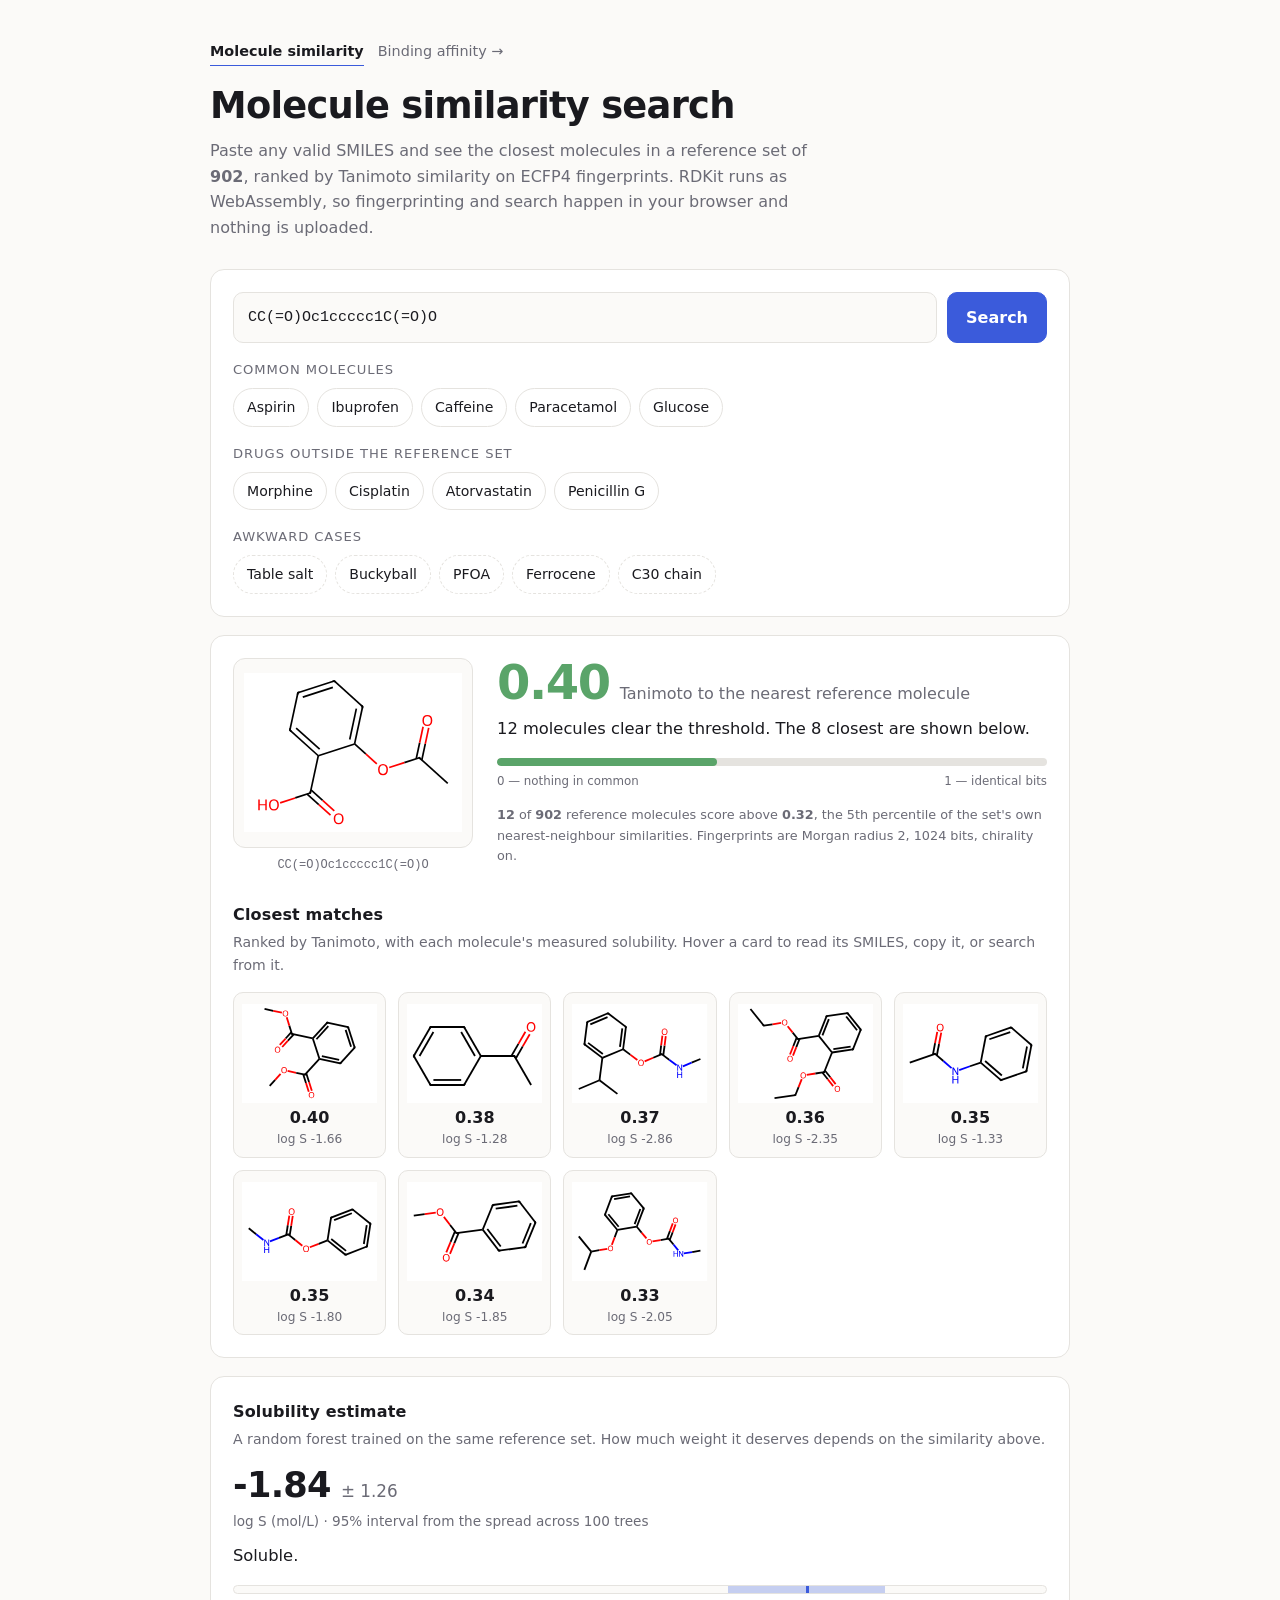
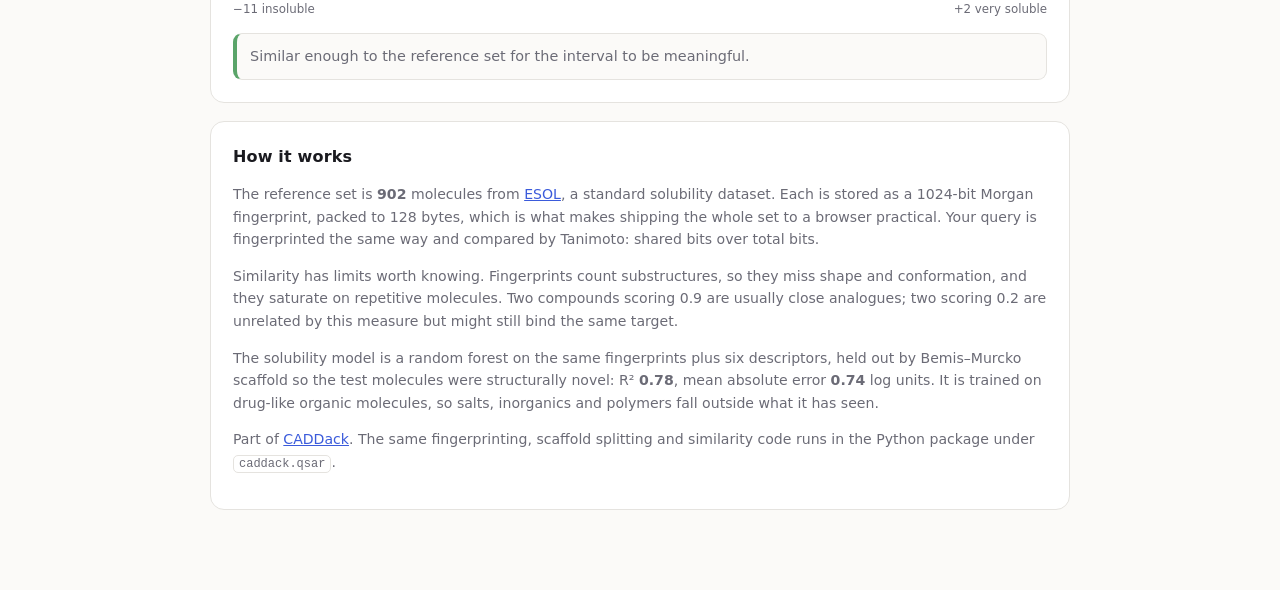
<file: docs/index.html>
<!doctype html>
<html lang="en">
<head>
<meta charset="utf-8">
<meta name="viewport" content="width=device-width, initial-scale=1">
<title>Molecule similarity search — CADDack</title>
<meta name="description" content="Paste a structure and see the closest molecules in a reference set, scored by Tanimoto on ECFP4 fingerprints. Runs entirely in the browser.">
<link rel="stylesheet" href="style.css">
<style>
.nav{display:flex;gap:14px;align-items:center;margin-bottom:18px;font-size:.9rem}
.nav a{color:var(--muted);text-decoration:none;border-bottom:1px solid transparent;padding-bottom:2px}
.nav a:hover{color:var(--accent);border-color:var(--accent)}
.nav a.here{color:var(--ink);font-weight:600;border-color:var(--accent)}

form{display:flex;gap:10px;flex-wrap:wrap}
input[type=text]{flex:1 1 320px;min-width:0;padding:12px 14px;font:15px/1.4 var(--mono);
  color:var(--ink);background:var(--bg);border:1px solid var(--line);border-radius:10px}
input[type=text]:focus{outline:2px solid var(--accent);outline-offset:1px;border-color:transparent}

.presets{margin-top:16px}
.presets p{margin:0 0 8px;font-size:.82rem;color:var(--muted);text-transform:uppercase;letter-spacing:.07em}
.chips{display:flex;flex-wrap:wrap;gap:8px}
.chips button{padding:7px 13px;font-size:.88rem;border-radius:20px}
.chips .spicy{border-style:dashed}

.query{display:grid;grid-template-columns:minmax(0,240px) minmax(0,1fr);gap:24px;align-items:start}
@media(max-width:640px){.query{grid-template-columns:1fr}}
.molbox{background:var(--bg);border:1px solid var(--line);border-radius:12px;
  padding:10px;display:flex;align-items:center;justify-content:center;min-height:190px}
.molbox svg{max-width:100%;height:auto}
.canon{font:12px/1.5 var(--mono);color:var(--muted);word-break:break-all;margin-top:8px;text-align:center}

.topmatch{display:flex;align-items:baseline;gap:10px;flex-wrap:wrap}
.topmatch .value{font-size:3rem;font-weight:650;letter-spacing:-.03em;line-height:1}
.topmatch .unit{color:var(--muted);font-size:1rem}
.summary{margin:10px 0 0;font-size:1.02rem}
.meta{font-size:.8rem;color:var(--muted);font-variant-numeric:tabular-nums;margin:14px 0 0}

.meter{height:8px;border-radius:99px;background:var(--line);margin:16px 0 6px;overflow:hidden}
.meter span{display:block;height:100%;border-radius:99px;transition:width .2s}
.band{display:flex;justify-content:space-between;font-size:.74rem;color:var(--muted)}
.good .meter span{background:var(--good)} .ok .meter span{background:var(--ok)}
.warn .meter span{background:var(--warn)} .bad .meter span{background:var(--bad)}
.good .value{color:var(--good)} .ok .value{color:var(--ok)}
.warn .value{color:var(--warn)} .bad .value{color:var(--bad)}

h2{font-size:1rem;margin:0 0 4px}
.hint{font-size:.88rem;color:var(--muted);margin:0 0 16px}
.nbs{display:grid;grid-template-columns:repeat(auto-fit,minmax(135px,1fr));gap:12px}
.nb{margin:0;background:var(--bg);border:1px solid var(--line);border-radius:10px;padding:8px;text-align:center}
.nbsvg{min-height:105px;display:flex;align-items:center;justify-content:center}
.nbsvg svg{max-width:100%;height:auto}
.nb figcaption{font-size:.76rem;color:var(--muted);line-height:1.5}
.nb figcaption strong{color:var(--ink);font-size:1rem;display:block}
.nb figcaption span{display:block;font-variant-numeric:tabular-nums}
.nb{position:relative;transition:border-color .15s}
.nb:hover,.nb:focus-within{border-color:var(--accent)}
.nbactions{max-height:0;overflow:hidden;transition:max-height .18s ease}
.nb:hover .nbactions,.nb:focus-within .nbactions{max-height:140px}
.nbsmiles{display:block;margin-top:8px;padding:5px 6px;font:11px/1.45 var(--mono);
  color:var(--muted);background:var(--panel);border:1px solid var(--line);
  border-radius:6px;word-break:break-all;text-align:left;user-select:all;cursor:text}
.nbbtns{display:flex;gap:6px;margin-top:6px}
.nbbtns button{flex:1;padding:5px 6px;font-size:.72rem;border-radius:6px}

.readout{display:flex;align-items:baseline;gap:10px;flex-wrap:wrap}
.readout .value{font-size:2.2rem;font-weight:650;letter-spacing:-.02em;line-height:1}
.readout .interval{font-size:1.05rem;color:var(--muted);font-variant-numeric:tabular-nums}
.units{color:var(--muted);font-size:.85rem;margin:6px 0 0}
.bar{position:relative;height:9px;background:var(--bg);border:1px solid var(--line);
  border-radius:99px;margin:16px 0 6px;overflow:hidden}
.bar .fill{position:absolute;top:0;bottom:0;background:color-mix(in srgb,var(--accent) 28%,transparent)}
.bar .mark{position:absolute;top:-3px;width:3px;height:15px;background:var(--accent);border-radius:2px}
.scale{display:flex;justify-content:space-between;font-size:.74rem;color:var(--muted);font-variant-numeric:tabular-nums}
.flag{margin:14px 0 0;padding:11px 13px;border-radius:9px;font-size:.9rem;
  border:1px solid var(--line);border-left-width:4px;background:var(--bg);color:var(--muted)}
.flag.good{border-left-color:var(--good)} .flag.ok{border-left-color:var(--ok)}
.flag.warn{border-left-color:var(--warn)} .flag.bad{border-left-color:var(--bad)}
.caveat{margin-top:10px;padding-top:10px;border-top:1px dashed var(--line);color:var(--warn)}
.caveat strong{color:var(--warn)}
</style>
</head>
<body>
<div class="wrap">

<nav class="nav">
  <a href="#" class="here">Molecule similarity</a>
  <a href="fusion.html">Binding affinity →</a>
</nav>

<header>
  <h1>Molecule similarity search</h1>
  <p class="sub">Paste any valid SMILES and see the closest molecules in a reference set of
  <b id="trainN">—</b>, ranked by Tanimoto similarity on ECFP4 fingerprints. RDKit runs as
  WebAssembly, so fingerprinting and search happen in your browser and nothing is
  uploaded.</p>
</header>

<p class="loading" id="loading">Loading RDKit and the reference set…</p>

<div id="app" hidden>
  <div class="panel">
    <form id="form">
      <input type="text" id="smiles" spellcheck="false" autocomplete="off"
             aria-label="SMILES string" placeholder="Any valid SMILES, e.g. CC(=O)Oc1ccccc1C(=O)O">
      <button type="submit" class="primary">Search</button>
    </form>
    <p class="err" id="error" hidden></p>

    <div class="presets">
      <p>Common molecules</p>
      <div class="chips">
        <button data-smiles="CC(=O)Oc1ccccc1C(=O)O">Aspirin</button>
        <button data-smiles="CC(C)Cc1ccc(cc1)C(C)C(=O)O">Ibuprofen</button>
        <button data-smiles="CN1C=NC2=C1C(=O)N(C)C(=O)N2C">Caffeine</button>
        <button data-smiles="CC(=O)Nc1ccc(O)cc1">Paracetamol</button>
        <button data-smiles="OCC1OC(O)C(O)C(O)C1O">Glucose</button>
      </div>
    </div>

    <div class="presets">
      <p>Drugs outside the reference set</p>
      <div class="chips">
        <button data-smiles="CN1CC[C@]23c4c5ccc(O)c4O[C@H]2[C@@H](O)C=C[C@H]3[C@H]1C5">Morphine</button>
        <button data-smiles="N.N.Cl[Pt]Cl">Cisplatin</button>
        <button data-smiles="CC(C)c1c(C(=O)Nc2ccccc2)c(c3ccccc3)c(c4ccc(F)cc4)n1CC[C@@H](O)C[C@@H](O)CC(=O)O">Atorvastatin</button>
        <button data-smiles="CC1(C)S[C@@H]2[C@H](NC(=O)Cc3ccccc3)C(=O)N2[C@H]1C(=O)O">Penicillin G</button>
      </div>
    </div>

    <div class="presets">
      <p>Awkward cases</p>
      <div class="chips">
        <button class="spicy" data-smiles="[Na+].[Cl-]">Table salt</button>
        <button class="spicy" data-smiles="c12c3c4c5c1c1c6c7c2c2c8c3c3c9c4c4c%10c5c5c1c1c6c6c%11c7c2c2c7c8c3c3c8c9c4c4c9c%10c5c5c1c1c6c6c%11c2c2c7c3c3c8c4c4c9c5c1c1c6c2c3c41">Buckyball</button>
        <button class="spicy" data-smiles="OC(=O)C(F)(F)C(F)(F)C(F)(F)C(F)(F)C(F)(F)C(F)(F)C(F)(F)F">PFOA</button>
        <button class="spicy" data-smiles="[CH-]1C=CC=C1.[CH-]1C=CC=C1.[Fe+2]">Ferrocene</button>
        <button class="spicy" data-smiles="CCCCCCCCCCCCCCCCCCCCCCCCCCCCCC">C30 chain</button>
      </div>
    </div>
  </div>

  <div class="panel" id="results" hidden>
    <div class="query" id="queryBlock">
      <div>
        <div class="molbox" id="depiction"></div>
        <div class="canon" id="canonical"></div>
      </div>

      <div>
        <div class="topmatch">
          <span class="value" id="simValue">—</span>
          <span class="unit">Tanimoto to the nearest reference molecule</span>
        </div>
        <p class="summary" id="simSummary"></p>

        <div class="meter"><span id="gaugeFill"></span></div>
        <div class="band"><span>0 — nothing in common</span><span>1 — identical bits</span></div>

        <p class="meta"><b id="simCount">0</b> of <b id="simTotal">0</b> reference molecules
          score above <b id="simThreshold">—</b>, the 5th percentile of the set's own
          nearest-neighbour similarities. Fingerprints are Morgan radius 2, 1024 bits,
          chirality on.</p>
      </div>
    </div>

    <div style="margin-top:28px">
      <h2>Closest matches</h2>
      <p class="hint">Ranked by Tanimoto, with each molecule's measured solubility. Hover a
      card to read its SMILES, copy it, or search from it.</p>
      <div class="nbs" id="neighbours"></div>
    </div>
  </div>

  <div class="panel" id="predictPanel" hidden>
    <h2>Solubility estimate</h2>
    <p class="hint">A random forest trained on the same reference set. How much weight it
    deserves depends on the similarity above.</p>
    <div class="readout">
      <span class="value" id="value">—</span>
      <span class="interval" id="interval"></span>
    </div>
    <p class="units">log S (mol/L) · 95% interval from the spread across 100 trees</p>
    <p class="summary" id="plain"></p>

    <div class="bar">
      <div class="fill" id="barFill"></div>
      <div class="mark" id="barMark"></div>
    </div>
    <div class="scale"><span>−11 insoluble</span><span>+2 very soluble</span></div>

    <p class="flag" id="gauge"><span id="gaugeNote"></span></p>
    <p class="flag caveat" id="caveat" hidden><strong>Fingerprint saturation.</strong>
    Long flexible chains set the same bits once they pass about twenty carbons, so a C30
    chain matches a C20 one almost exactly. The similarity score is high here but says
    little.</p>
  </div>

  <footer class="panel">
    <h2>How it works</h2>
    <p>The reference set is <b id="trainN2">—</b> molecules from
    <a href="https://pubs.acs.org/doi/10.1021/ci034243x">ESOL</a>, a standard solubility
    dataset. Each is stored as a 1024-bit Morgan fingerprint, packed to 128 bytes, which is
    what makes shipping the whole set to a browser practical. Your query is fingerprinted
    the same way and compared by Tanimoto: shared bits over total bits.</p>

    <p>Similarity has limits worth knowing. Fingerprints count substructures, so they miss
    shape and conformation, and they saturate on repetitive molecules. Two compounds scoring
    0.9 are usually close analogues; two scoring 0.2 are unrelated by this measure but might
    still bind the same target.</p>

    <p>The solubility model is a random forest on the same fingerprints plus six
    descriptors, held out by Bemis–Murcko scaffold so the test molecules were structurally
    novel: R² <b id="r2">—</b>, mean absolute error <b id="mae">—</b> log units. It is
    trained on drug-like organic molecules, so salts, inorganics and polymers fall outside
    what it has seen.</p>

    <p>Part of <a href="https://github.com/Ata-gith/CADDack">CADDack</a>. The same
    fingerprinting, scaffold splitting and similarity code runs in the Python package under
    <code>caddack.qsar</code>.</p>
  </footer>
</div>

</div>
<script src="RDKit_minimal.js"></script>
<script src="app.js"></script>
</body>
</html>
</file>
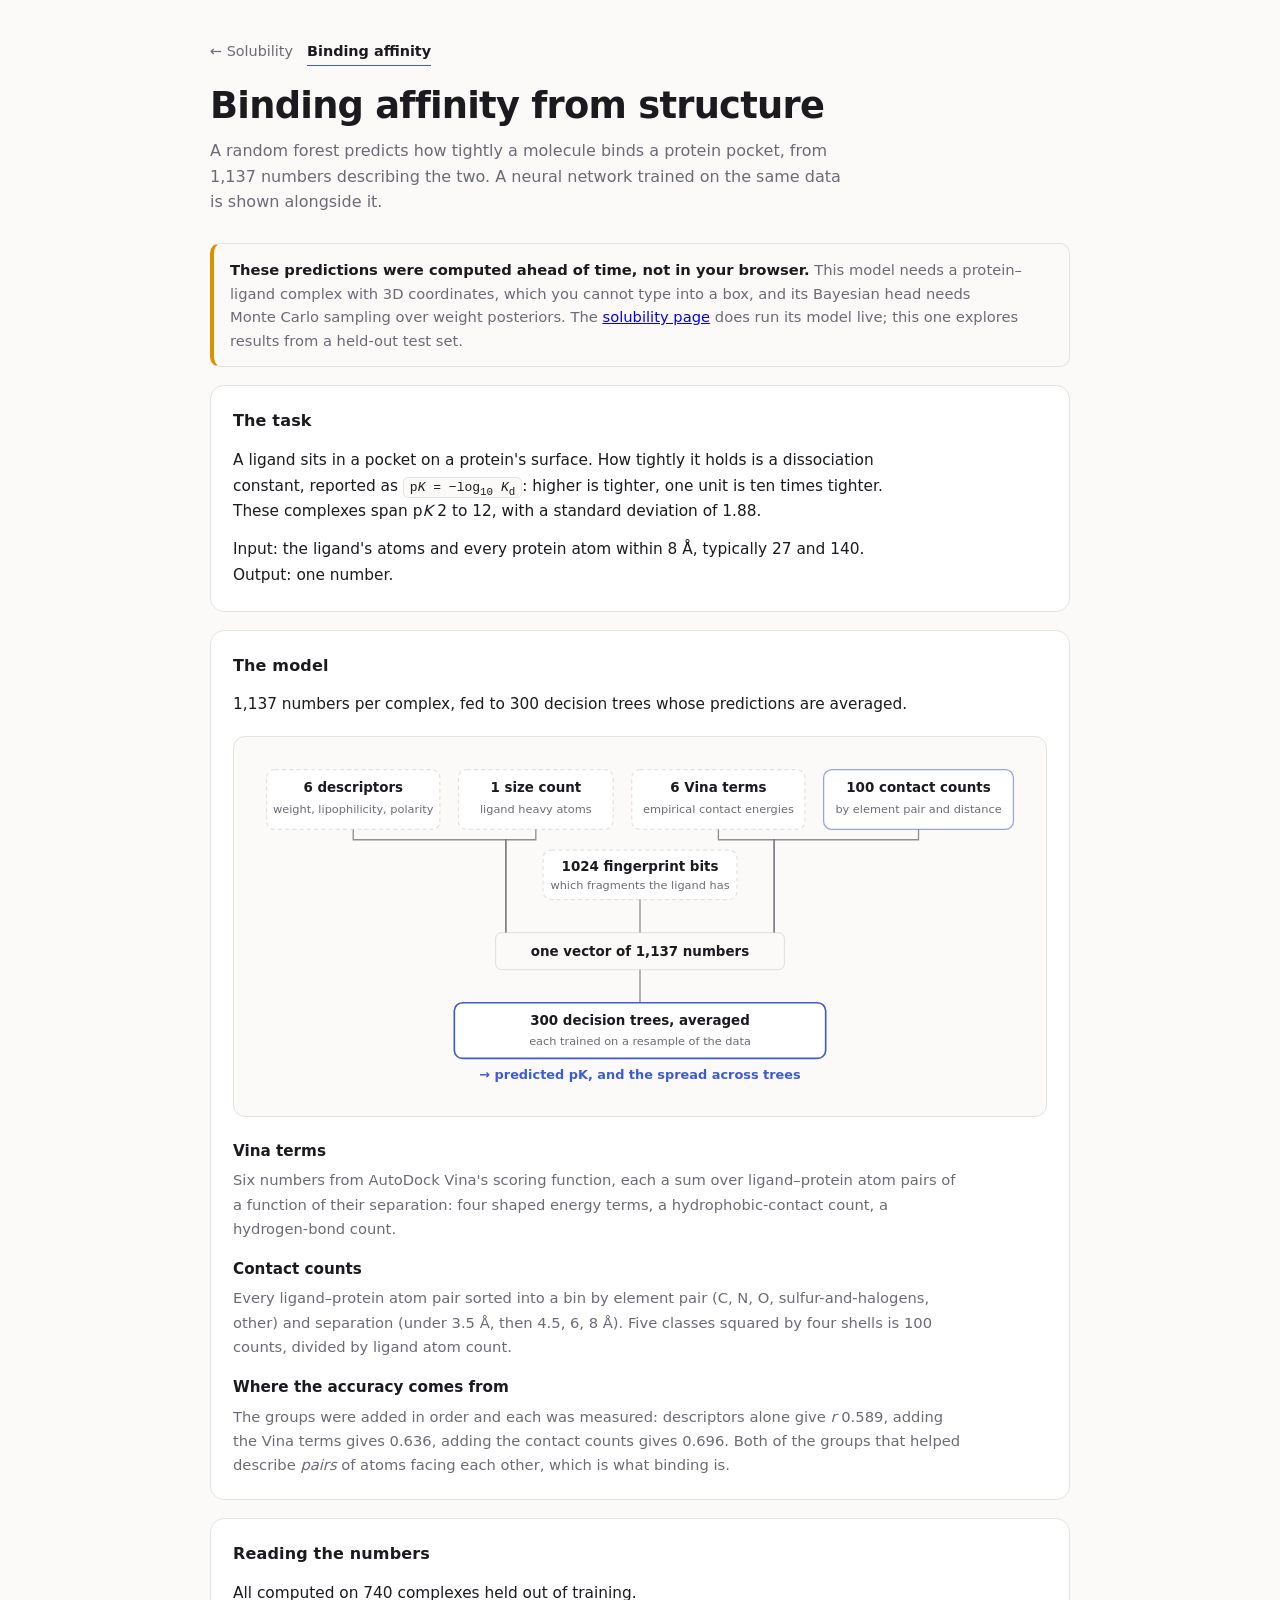
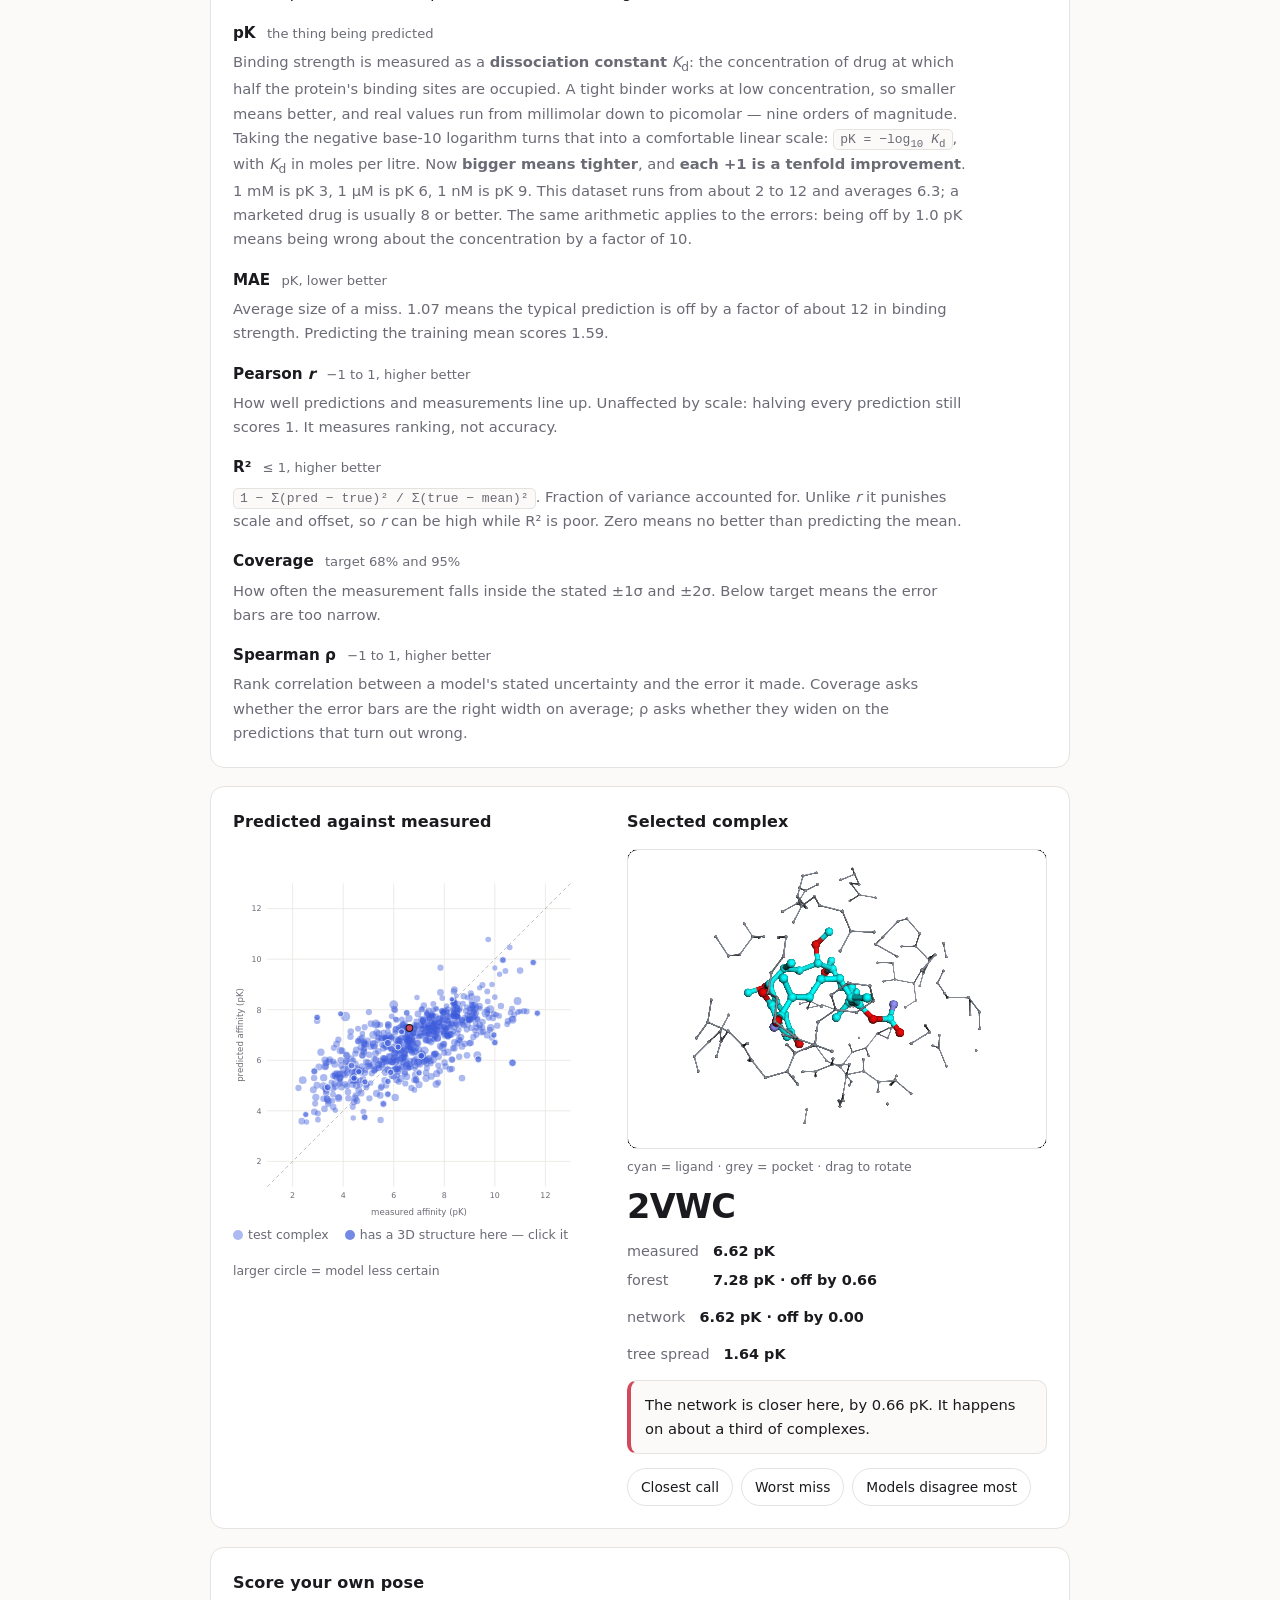
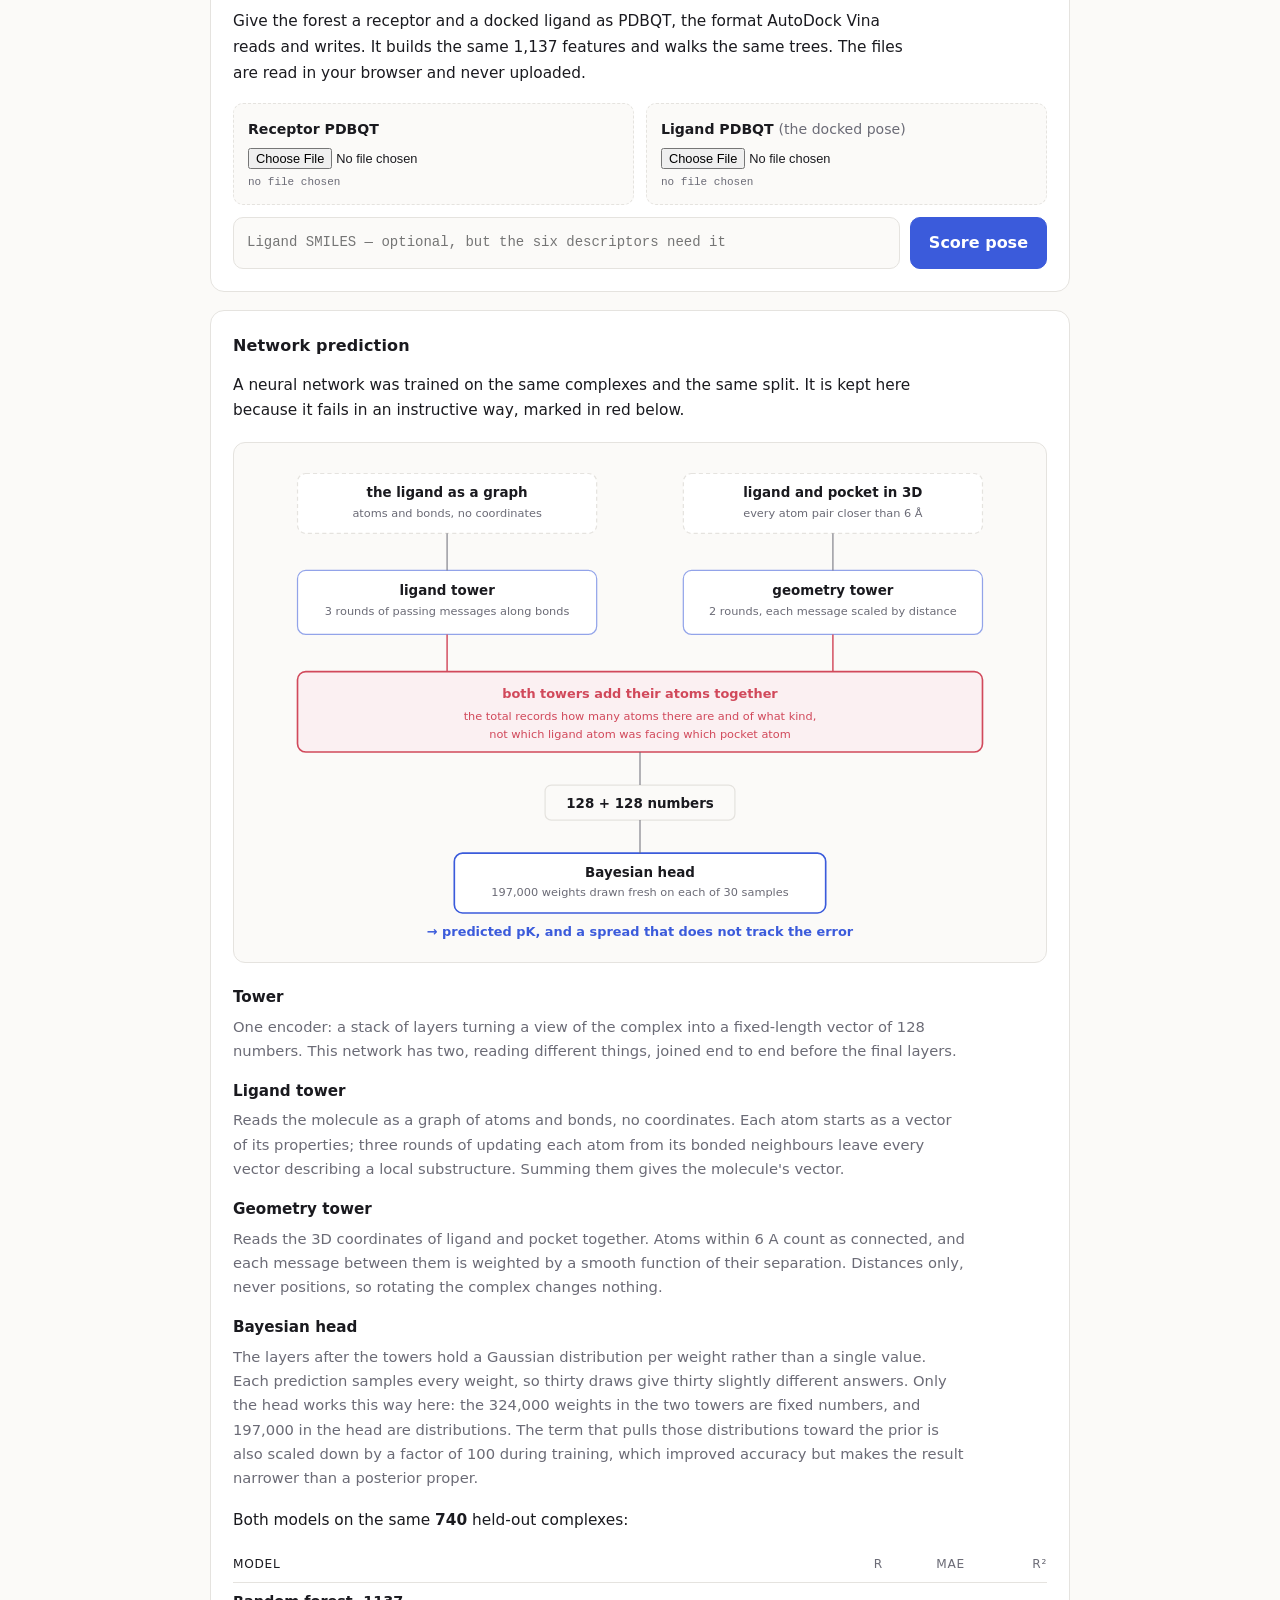
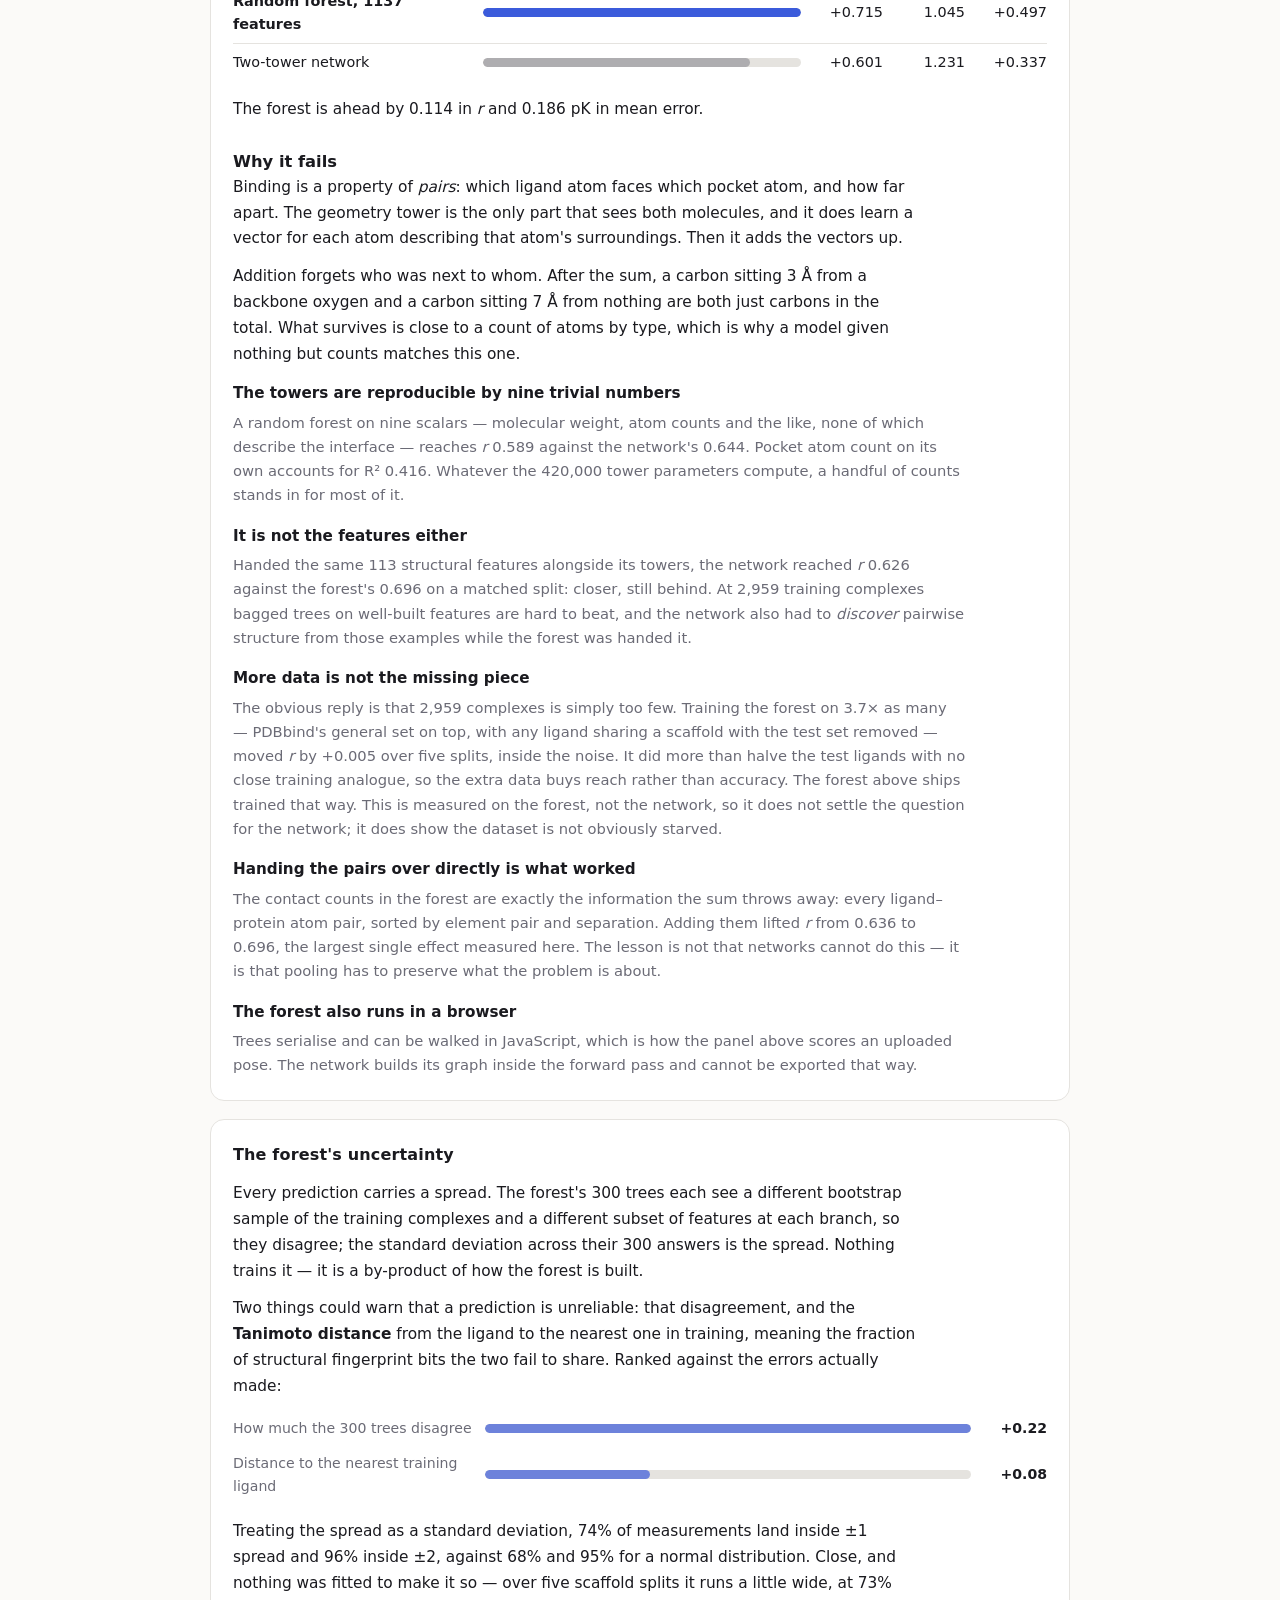
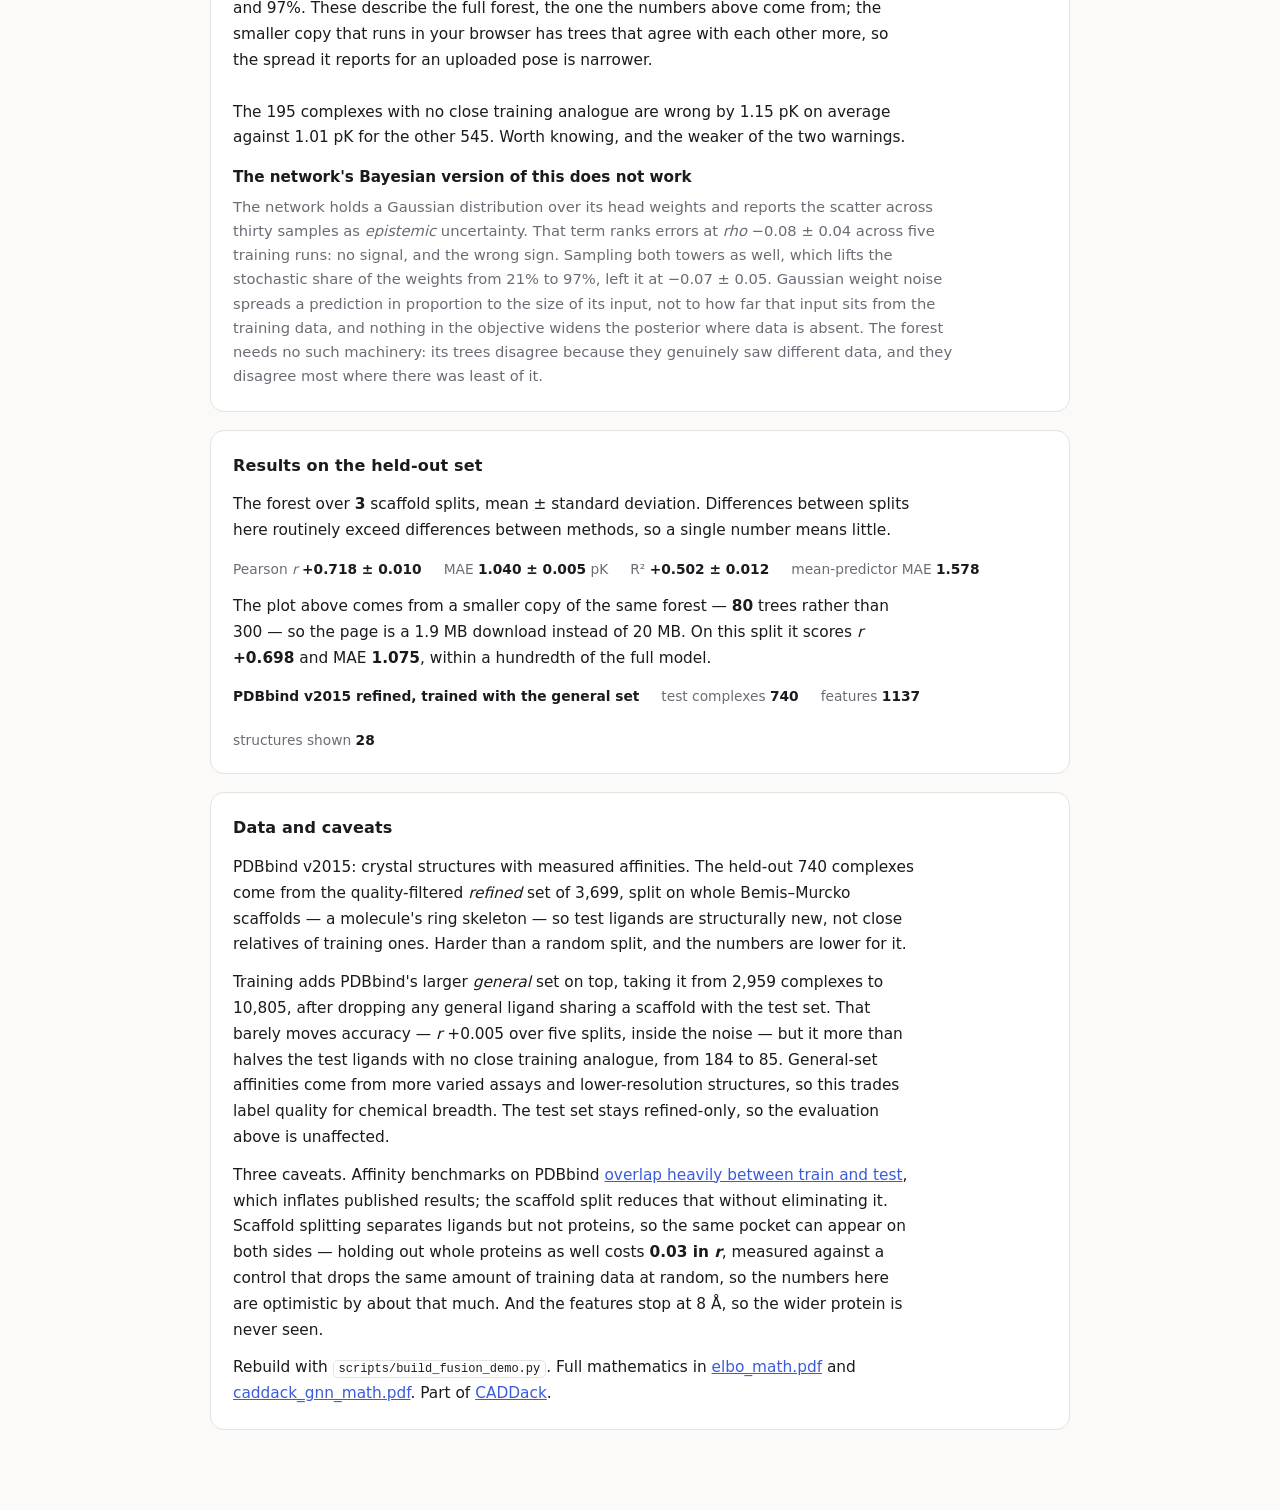
<file: docs/fusion.html>
<!doctype html>
<html lang="en">
<head>
<meta charset="utf-8">
<meta name="viewport" content="width=device-width, initial-scale=1">
<title>Binding affinity from structure — CADDack</title>
<meta name="description" content="A random forest predicts protein-ligand binding affinity from 1,137 features describing the interface and the ligand, compared against a neural network on the same data.">
<link rel="stylesheet" href="style.css">
<style>
.nav{display:flex;gap:14px;align-items:center;margin-bottom:18px;font-size:.9rem}
.nav a{color:var(--muted);text-decoration:none;border-bottom:1px solid transparent;padding-bottom:2px}
.nav a:hover{color:var(--accent);border-color:var(--accent)}
.nav a.here{color:var(--ink);font-weight:600;border-color:var(--accent)}

.note{background:var(--bg);border:1px solid var(--line);border-left:4px solid var(--warn);
  border-radius:10px;padding:14px 16px;margin:0 0 18px;font-size:.92rem;color:var(--muted)}
.note strong{color:var(--ink)}

.split{display:grid;grid-template-columns:minmax(0,1fr) minmax(0,420px);gap:22px;align-items:start}
@media(max-width:860px){.split{grid-template-columns:1fr}}

#parity svg,#reliability svg{width:100%;height:auto;display:block}
#parity{max-width:560px;margin-inline:auto}
#reliability{max-width:560px}
svg .grid{stroke:var(--line);stroke-width:1}
svg .diag{stroke:var(--muted);stroke-width:1;stroke-dasharray:5 4;opacity:.6}
svg .tick,svg .axis{fill:var(--muted);font-size:11px;
  font-family:ui-sans-serif,system-ui,sans-serif}
svg .axis{font-size:12px}
svg .pt{fill:color-mix(in srgb,var(--accent) 42%,transparent);stroke:none;cursor:pointer}
svg .pt:hover{fill:var(--accent)}
svg .pt.has3d{fill:color-mix(in srgb,var(--accent) 72%,transparent);stroke:var(--panel);stroke-width:1}
svg .pt.sel{fill:var(--bad);stroke:var(--ink);stroke-width:1.5}
svg .bar.err{fill:var(--bad)} svg .bar.unc{fill:color-mix(in srgb,var(--accent) 55%,transparent)}

.legend{display:flex;gap:16px;flex-wrap:wrap;font-size:.78rem;color:var(--muted);margin-top:4px}
.legend i{display:inline-block;width:10px;height:10px;border-radius:50%;margin-right:5px;vertical-align:-1px}
.legend i.err{background:var(--bad);border-radius:2px}
.legend i.unc{background:color-mix(in srgb,var(--accent) 55%,transparent);border-radius:2px}
.legend i.has3d{background:color-mix(in srgb,var(--accent) 72%,transparent)}
.legend i.plain{background:color-mix(in srgb,var(--accent) 42%,transparent)}

#viewer{position:relative;width:100%;height:300px;border-radius:10px;
  background:var(--bg);border:1px solid var(--line);overflow:hidden}
.noStruct{color:var(--muted);font-size:.9rem;padding:24px;text-align:center;
  border:1px dashed var(--line);border-radius:10px}

.kv{display:grid;grid-template-columns:auto 1fr;gap:6px 14px;margin:14px 0 0;
  font-size:.9rem;font-variant-numeric:tabular-nums}
.kv dt{color:var(--muted)} .kv dd{margin:0;font-weight:600}
.big{font-size:2.1rem;font-weight:650;letter-spacing:-.02em;line-height:1.1}

.verdict{margin:14px 0 0;padding:12px 14px;border-radius:10px;font-size:.92rem;
  border:1px solid var(--line);border-left-width:4px;background:var(--bg)}
.verdict.ok{border-left-color:var(--good)} .verdict.miss{border-left-color:var(--bad)}

.chips{display:flex;flex-wrap:wrap;gap:8px;margin-top:14px}
.chips button{padding:7px 13px;font-size:.86rem;border-radius:20px}
.dockform{display:grid;grid-template-columns:repeat(auto-fit,minmax(240px,1fr));
  gap:12px;margin:16px 0 12px}
.drop{display:block;padding:14px;border:1px dashed var(--line);border-radius:10px;
  background:var(--bg);cursor:pointer;transition:border-color .15s}
.drop:hover,.drop:focus-within{border-color:var(--accent)}
.droplabel{display:block;font-size:.88rem;font-weight:600}
.droplabel em{font-weight:400;color:var(--muted);font-style:normal}
.drop input[type=file]{display:block;margin-top:8px;font-size:.8rem;max-width:100%}
.dropname{display:block;margin-top:6px;font:11px/1.4 var(--mono);color:var(--muted);
  word-break:break-all}
.dockrow{display:flex;gap:10px;flex-wrap:wrap}
.dockrow input[type=text]{flex:1 1 300px;min-width:0;padding:11px 13px;
  font:14px/1.4 var(--mono);color:var(--ink);background:var(--bg);
  border:1px solid var(--line);border-radius:10px}
.dockrow input[type=text]:focus{outline:2px solid var(--accent);outline-offset:1px;
  border-color:transparent}
.dockout{display:grid;grid-template-columns:minmax(0,1fr) minmax(0,1fr);gap:22px;
  margin-top:18px;align-items:start}
@media(max-width:640px){.dockout{grid-template-columns:1fr}}
.dockout .unit{color:var(--muted);font-size:1rem;font-weight:400}
.h2h{margin-top:14px}
.h2hhead,.h2hrow{display:grid;grid-template-columns:minmax(0,15rem) 1fr 4.5rem 4.5rem 4.5rem;
  gap:10px;align-items:center;padding:7px 0;font-size:.9rem}
.h2hhead{font-size:.76rem;color:var(--muted);text-transform:uppercase;
  letter-spacing:.06em;border-bottom:1px solid var(--line)}
.h2hrow+.h2hrow{border-top:1px solid var(--line)}
.h2hrow.lead .h2hname{font-weight:650}
.h2hname{color:var(--ink)}
.h2hbar{height:9px;background:var(--line);border-radius:99px;overflow:hidden}
.h2hbar i{display:block;height:100%;border-radius:99px;background:color-mix(in srgb,var(--muted) 45%,transparent)}
.h2hrow.lead .h2hbar i{background:var(--accent)}
.h2hval{text-align:right;font-variant-numeric:tabular-nums}
.h2hhead .h2hval{text-align:right}
.sigrow{display:grid;grid-template-columns:minmax(0,15rem) 1fr 4rem;gap:12px;
  align-items:center;padding:6px 0;font-size:.88rem}
@media(max-width:640px){.sigrow{grid-template-columns:1fr 3.5rem}
  .sigrow .sigbar{grid-column:1/-1}}
.siglabel{color:var(--muted)}
.sigbar{height:9px;background:var(--line);border-radius:99px;overflow:hidden}
.sigbar i{display:block;height:100%;border-radius:99px;
  background:color-mix(in srgb,var(--accent) 70%,transparent)}
.sigbar i.neg{background:var(--bad)}
.sigval{text-align:right;font-variant-numeric:tabular-nums;font-weight:600}
.body{font-size:.96rem;line-height:1.68;color:var(--ink);max-width:70ch;margin:0 0 12px}
.body:last-child{margin-bottom:0}
.eq{font:13px/1.5 var(--mono);background:var(--bg);border:1px solid var(--line);
  padding:2px 6px;border-radius:5px;white-space:nowrap}
.schematic{margin:18px 0 22px;padding:14px;background:var(--bg);
  border:1px solid var(--line);border-radius:12px;overflow-x:auto}
.schematic svg{width:100%;min-width:600px;height:auto;display:block}
.schematic .box{fill:var(--panel);stroke:var(--line);stroke-width:1.2}
.schematic .box.in{stroke-dasharray:4 3}
.schematic .box.enc{stroke:color-mix(in srgb,var(--accent) 55%,transparent)}
.schematic .box.head{stroke:var(--accent);stroke-width:1.6}
.schematic .box.vec{fill:var(--bg)}
.schematic .box.fail{stroke:var(--bad);stroke-width:1.6;
  fill:color-mix(in srgb,var(--bad) 8%,var(--panel))}
.schematic .f{fill:var(--bad);font-size:12.5px;font-weight:650;text-anchor:middle;
  font-family:ui-sans-serif,system-ui,sans-serif}
.schematic .fs{fill:var(--bad);font-size:11px;text-anchor:middle;
  font-family:ui-sans-serif,system-ui,sans-serif}
.schematic .fl{fill:var(--bad);font-size:11px;text-anchor:start;
  font-family:ui-sans-serif,system-ui,sans-serif}
.schematic .arrow path.cut{stroke:var(--bad);stroke-width:1.4;opacity:1}
.schematic .t{fill:var(--ink);font-size:13px;font-weight:600;text-anchor:middle;
  font-family:ui-sans-serif,system-ui,sans-serif}
.schematic .s{fill:var(--muted);font-size:11px;text-anchor:middle;
  font-family:ui-sans-serif,system-ui,sans-serif}
.schematic .out{fill:var(--accent);font-size:12.5px;font-weight:600;text-anchor:middle;
  font-family:ui-sans-serif,system-ui,sans-serif}
.schematic .arrow path{stroke:var(--muted);stroke-width:1.3;fill:none;opacity:.75}
.sub-h{margin:26px 0 0;font-size:1.02rem;font-weight:650}
.defs{margin:14px 0 0;max-width:72ch}
.defs dt{font-weight:650;margin-top:16px;font-size:.95rem}
.defs dt:first-child{margin-top:0}
.defs dd{margin:5px 0 0;font-size:.92rem;line-height:1.65;color:var(--muted)}
.defs .unit{font-weight:400;color:var(--muted);font-size:.82rem;margin-left:6px}
.note-narrow{color:var(--muted);font-size:.84rem}
.metrics dt{font-variant-numeric:tabular-nums}
.statline{display:flex;gap:22px;flex-wrap:wrap;font-size:.86rem;color:var(--muted);margin-top:14px}
.statline b{color:var(--ink);font-variant-numeric:tabular-nums}
</style>
</head>
<body>
<div class="wrap">

<nav class="nav">
  <a href="index.html">← Solubility</a>
  <a href="#" class="here">Binding affinity</a>
</nav>

<header>
  <h1>Binding affinity from structure</h1>
  <p class="sub">A random forest predicts how tightly a molecule binds a protein pocket,
  from 1,137 numbers describing the two. A neural network trained on the same data is shown
  alongside it.</p>
</header>

<p class="loading" id="loading">Loading predictions…</p>
<p class="err" id="error" hidden></p>

<div id="app" hidden>

  <p class="note"><strong>These predictions were computed ahead of time, not in your browser.</strong>
  This model needs a protein–ligand complex with 3D coordinates, which you cannot type into
  a box, and its Bayesian head needs Monte&nbsp;Carlo sampling over weight posteriors. The
  <a href="index.html">solubility page</a> does run its model live; this one explores results
  from a held-out test set.</p>

  <section class="panel">
    <h2>The task</h2>
    <p class="body">A ligand sits in a pocket on a protein's surface. How tightly it
    holds is a dissociation constant, reported as
    <span class="eq">p<i>K</i> = −log<sub>10</sub> <i>K</i><sub>d</sub></span>: higher is
    tighter, one unit is ten times tighter. These complexes span p<i>K</i> 2 to 12, with
    a standard deviation of 1.88.</p>
    <p class="body">Input: the ligand's atoms and every protein atom within 8 Å, typically
    27 and 140. Output: one number.</p>
  </section>

  <section class="panel">
    <h2>The model</h2>
    <p class="body">1,137 numbers per complex, fed to 300 decision trees whose predictions
    are averaged.</p>

    <div class="schematic">
      <svg viewBox="0 0 760 340" role="img"
           aria-label="Features computed from the complex feed a random forest">
        <rect class="box in" x="18" y="18" width="168" height="58" rx="8"/>
        <text class="t" x="102" y="40">6 descriptors</text>
        <text class="s" x="102" y="60">weight, lipophilicity, polarity</text>

        <rect class="box in" x="204" y="18" width="150" height="58" rx="8"/>
        <text class="t" x="279" y="40">1 size count</text>
        <text class="s" x="279" y="60">ligand heavy atoms</text>

        <rect class="box in" x="372" y="18" width="168" height="58" rx="8"/>
        <text class="t" x="456" y="40">6 Vina terms</text>
        <text class="s" x="456" y="60">empirical contact energies</text>

        <rect class="box enc" x="558" y="18" width="184" height="58" rx="8"/>
        <text class="t" x="650" y="40">100 contact counts</text>
        <text class="s" x="650" y="60">by element pair and distance</text>

        <rect class="box in" x="286" y="96" width="188" height="48" rx="8"/>
        <text class="t" x="380" y="116">1024 fingerprint bits</text>
        <text class="s" x="380" y="134">which fragments the ligand has</text>

        <rect class="box vec" x="240" y="176" width="280" height="36" rx="6"/>
        <text class="t" x="380" y="199">one vector of 1,137 numbers</text>

        <rect class="box head" x="200" y="244" width="360" height="54" rx="8"/>
        <text class="t" x="380" y="266">300 decision trees, averaged</text>
        <text class="s" x="380" y="285">each trained on a resample of the data</text>

        <g class="arrow">
          <path d="M102 76 V86 H250 V176"/><path d="M279 76 V86 H250 V176"/>
          <path d="M456 76 V86 H510 V176"/><path d="M650 76 V86 H510 V176"/>
          <path d="M380 144 V176"/>
          <path d="M380 212 V244"/>
        </g>
        <text class="out" x="380" y="318">→ predicted pK, and the spread across trees</text>
      </svg>
    </div>

    <dl class="defs">
      <dt>Vina terms</dt>
      <dd>Six numbers from AutoDock Vina's scoring function, each a sum over
      ligand–protein atom pairs of a function of their separation: four shaped energy
      terms, a hydrophobic-contact count, a hydrogen-bond count.</dd>

      <dt>Contact counts</dt>
      <dd>Every ligand–protein atom pair sorted into a bin by element pair (C, N, O,
      sulfur-and-halogens, other) and separation (under 3.5 Å, then 4.5, 6, 8 Å). Five
      classes squared by four shells is 100 counts, divided by ligand atom count.</dd>

      <dt>Where the accuracy comes from</dt>
      <dd>The groups were added in order and each was measured: descriptors alone give
      <i>r</i> 0.589, adding the Vina terms gives 0.636, adding the contact counts gives
      0.696. Both of the groups that helped describe <em>pairs</em> of atoms facing each
      other, which is what binding is.</dd>
    </dl>
  </section>

  <section class="panel">
    <h2>Reading the numbers</h2>
    <p class="body">All computed on 740 complexes held out of training.</p>

    <dl class="defs metrics">
      <dt>pK <span class="unit">the thing being predicted</span></dt>
      <dd>Binding strength is measured as a <strong>dissociation constant</strong>
      <i>K</i><sub>d</sub>: the concentration of drug at which half the protein's binding
      sites are occupied. A tight binder works at low concentration, so smaller means
      better, and real values run from millimolar down to picomolar — nine orders of
      magnitude. Taking the negative base-10 logarithm turns that into a comfortable
      linear scale: <span class="eq">pK = &minus;log<sub>10</sub> <i>K</i><sub>d</sub></span>,
      with <i>K</i><sub>d</sub> in moles per litre. Now <strong>bigger means
      tighter</strong>, and <strong>each +1 is a tenfold improvement</strong>. 1 mM is pK 3,
      1 µM is pK 6, 1 nM is pK 9. This dataset runs from about 2 to 12 and averages 6.3;
      a marketed drug is usually 8 or better. The same arithmetic applies to the errors:
      being off by 1.0 pK means being wrong about the concentration by a factor of 10.</dd>

      <dt>MAE <span class="unit">pK, lower better</span></dt>
      <dd>Average size of a miss. 1.07 means the typical prediction is off by a factor of
      about 12 in binding strength. Predicting the training mean scores 1.59.</dd>

      <dt>Pearson <i>r</i> <span class="unit">−1 to 1, higher better</span></dt>
      <dd>How well predictions and measurements line up. Unaffected by scale: halving every
      prediction still scores 1. It measures ranking, not accuracy.</dd>

      <dt>R² <span class="unit">≤ 1, higher better</span></dt>
      <dd><span class="eq">1 − Σ(pred − true)² / Σ(true − mean)²</span>. Fraction of
      variance accounted for. Unlike <i>r</i> it punishes scale and offset, so <i>r</i> can
      be high while R² is poor. Zero means no better than predicting the mean.</dd>

      <dt>Coverage <span class="unit">target 68% and 95%</span></dt>
      <dd>How often the measurement falls inside the stated ±1σ and ±2σ. Below target means
      the error bars are too narrow.</dd>

      <dt>Spearman ρ <span class="unit">−1 to 1, higher better</span></dt>
      <dd>Rank correlation between a model's stated uncertainty and the error it made.
      Coverage asks whether the error bars are the right width on average; ρ asks whether
      they widen on the predictions that turn out wrong.</dd>
    </dl>
  </section>

  <div class="panel">
    <div class="split">
      <div>
        <h2>Predicted against measured</h2>
        <div id="parity"></div>
        <div class="legend">
          <span><i class="plain"></i>test complex</span>
          <span><i class="has3d"></i>has a 3D structure here — click it</span>
          <span>larger circle = model less certain</span>
        </div>
      </div>

      <div>
        <h2>Selected complex</h2>
        <div id="viewerWrap">
          <div id="viewer"></div>
          <p class="legend" style="margin-top:8px">
            <span>cyan = ligand · grey = pocket · drag to rotate</span></p>
        </div>
        <p class="noStruct" id="noStructure" hidden>
          No 3D coordinates shipped for this complex — only a subset is included to keep
          the page small.</p>

        <div class="big"><span id="selId"></span></div>
        <dl class="kv">
          <dt>measured</dt><dd><span id="selMeasured"></span> pK</dd>
          <dt>forest</dt><dd><span id="selForest"></span> pK · off by <span id="selForestErr"></span></dd>
        </dl>
        <dl class="kv" id="selNetworkRow">
          <dt>network</dt><dd><span id="selNetwork"></span> pK · off by <span id="selNetworkErr"></span></dd>
        </dl>
        <dl class="kv">
          <dt>tree spread</dt><dd><span id="selSpread"></span> pK</dd>
        </dl>
        <p class="verdict" id="selVerdict"></p>

        <div class="chips">
          <button id="best">Closest call</button>
          <button id="worst">Worst miss</button>
          <button id="disagree">Models disagree most</button>
        </div>
      </div>
    </div>
  </div>

  <section class="panel" id="dockPanel">
    <h2>Score your own pose</h2>
    <p class="body">Give the forest a receptor and a docked ligand as PDBQT, the format
    AutoDock Vina reads and writes. It builds the same 1,137 features and walks the same
    trees. The files are read in your browser and never uploaded.</p>

    <div class="dockform">
      <label class="drop" for="recFile">
        <span class="droplabel">Receptor PDBQT</span>
        <input type="file" id="recFile" accept=".pdbqt,.pdb,text/plain">
        <span class="dropname" id="recName">no file chosen</span>
      </label>
      <label class="drop" for="ligFile">
        <span class="droplabel">Ligand PDBQT <em>(the docked pose)</em></span>
        <input type="file" id="ligFile" accept=".pdbqt,.pdb,text/plain">
        <span class="dropname" id="ligName">no file chosen</span>
      </label>
    </div>
    <div class="dockrow">
      <input type="text" id="dockSmiles" spellcheck="false" autocomplete="off"
             placeholder="Ligand SMILES — optional, but the six descriptors need it">
      <button type="button" id="dockRun" class="primary">Score pose</button>
    </div>
    <p class="err" id="dockError" hidden></p>

    <div id="dockResult" hidden>
      <div class="dockout">
        <div>
          <div class="big"><span id="dockPred">—</span> <span class="unit">pK</span></div>
          <p class="meta">± <span id="dockSpread">—</span> across the trees,
          <span class="note-narrow">narrower than the full forest's</span></p>
          <p class="body" id="dockPlain" style="margin-top:8px"></p>
        </div>
        <dl class="kv">
          <dt>ligand atoms</dt><dd id="dockNLig"></dd>
          <dt>receptor atoms</dt><dd id="dockNRec"></dd>
          <dt>contacts within 8 Å</dt><dd id="dockNContacts"></dd>
          <dt>Vina interaction term</dt><dd><span id="dockVina"></span> kcal/mol</dd>
        </dl>
      </div>
      <p class="flag warn" id="dockCaveat"></p>
    </div>
  </section>

  <section class="panel">
    <h2>Network prediction</h2>
    <p class="body">A neural network was trained on the same complexes and the same split.
    It is kept here because it fails in an instructive way, marked in red below.</p>

    <div class="schematic">
      <svg viewBox="0 0 760 476" role="img"
           aria-label="Two encoders read the complex, sum over their atoms, and a
                       Bayesian head turns the result into a predicted affinity">
        <rect class="box in" x="48" y="16" width="290" height="58" rx="8"/>
        <text class="t" x="193" y="39">the ligand as a graph</text>
        <text class="s" x="193" y="58">atoms and bonds, no coordinates</text>

        <rect class="box in" x="422" y="16" width="290" height="58" rx="8"/>
        <text class="t" x="567" y="39">ligand and pocket in 3D</text>
        <text class="s" x="567" y="58">every atom pair closer than 6 &#197;</text>

        <rect class="box enc" x="48" y="110" width="290" height="62" rx="8"/>
        <text class="t" x="193" y="134">ligand tower</text>
        <text class="s" x="193" y="153">3 rounds of passing messages along bonds</text>

        <rect class="box enc" x="422" y="110" width="290" height="62" rx="8"/>
        <text class="t" x="567" y="134">geometry tower</text>
        <text class="s" x="567" y="153">2 rounds, each message scaled by distance</text>

        <rect class="box fail" x="48" y="208" width="664" height="78" rx="8"/>
        <text class="f" x="380" y="234">both towers add their atoms together</text>
        <text class="fs" x="380" y="255">the total records how many atoms there are and of what kind,</text>
        <text class="fs" x="380" y="272">not which ligand atom was facing which pocket atom</text>

        <rect class="box vec" x="288" y="318" width="184" height="34" rx="6"/>
        <text class="t" x="380" y="340">128 + 128 numbers</text>

        <rect class="box head" x="200" y="384" width="360" height="58" rx="8"/>
        <text class="t" x="380" y="407">Bayesian head</text>
        <text class="s" x="380" y="426">197,000 weights drawn fresh on each of 30 samples</text>

        <g class="arrow">
          <path d="M193 74 V110"/>
          <path d="M567 74 V110"/>
          <path class="cut" d="M193 172 V208"/>
          <path class="cut" d="M567 172 V208"/>
          <path d="M380 286 V318"/>
          <path d="M380 352 V384"/>
        </g>
        <text class="out" x="380" y="464">→ predicted pK, and a spread that does not track the error</text>
      </svg>
    </div>

    <dl class="defs">
      <dt>Tower</dt>
      <dd>One encoder: a stack of layers turning a view of the complex into a fixed-length
      vector of 128 numbers. This network has two, reading different things, joined end to
      end before the final layers.</dd>

      <dt>Ligand tower</dt>
      <dd>Reads the molecule as a graph of atoms and bonds, no coordinates. Each atom
      starts as a vector of its properties; three rounds of updating each atom from its
      bonded neighbours leave every vector describing a local substructure. Summing them
      gives the molecule's vector.</dd>

      <dt>Geometry tower</dt>
      <dd>Reads the 3D coordinates of ligand and pocket together. Atoms within 6 A count as
      connected, and each message between them is weighted by a smooth function of their
      separation. Distances only, never positions, so rotating the complex changes
      nothing.</dd>

      <dt>Bayesian head</dt>
      <dd>The layers after the towers hold a Gaussian distribution per weight rather than a
      single value. Each prediction samples every weight, so thirty draws give thirty
      slightly different answers. Only the head works this way here: the 324,000 weights in
      the two towers are fixed numbers, and 197,000 in the head are distributions. The term
      that pulls those distributions toward the prior is also scaled down by a factor of 100
      during training, which improved accuracy but makes the result narrower than a
      posterior proper.</dd>
    </dl>

    <p class="body" style="margin-top:18px">Both models on the same
    <b id="h2hCount">&mdash;</b> held-out complexes:</p>

    <div class="h2h">
      <div class="h2hhead">
        <span class="h2hname">model</span><span></span>
        <span class="h2hval">r</span><span class="h2hval">MAE</span><span class="h2hval">R&sup2;</span>
      </div>
      <div id="headToHead"></div>
    </div>
    <p class="body" id="h2hVerdict" style="margin-top:16px"></p>

    <h3 class="sub-h">Why it fails</h3>
    <p class="body">Binding is a property of <em>pairs</em>: which ligand atom faces which
    pocket atom, and how far apart. The geometry tower is the only part that sees both
    molecules, and it does learn a vector for each atom describing that atom's
    surroundings. Then it adds the vectors up.</p>

    <p class="body">Addition forgets who was next to whom. After the sum, a carbon sitting
    3&nbsp;&#197; from a backbone oxygen and a carbon sitting 7&nbsp;&#197; from nothing are
    both just carbons in the total. What survives is close to a count of atoms by type,
    which is why a model given nothing but counts matches this one.</p>

    <dl class="defs">
      <dt>The towers are reproducible by nine trivial numbers</dt>
      <dd>A random forest on nine scalars — molecular weight, atom counts and the like, none
      of which describe the interface — reaches <i>r</i> 0.589 against the network's 0.644.
      Pocket atom count on its own accounts for R&sup2; 0.416. Whatever the 420,000 tower
      parameters compute, a handful of counts stands in for most of it.</dd>

      <dt>It is not the features either</dt>
      <dd>Handed the same 113 structural features alongside its towers, the network reached
      <i>r</i> 0.626 against the forest's 0.696 on a matched split: closer, still behind. At
      2,959 training complexes bagged trees on well-built features are hard to beat, and the
      network also had to <em>discover</em> pairwise structure from those examples while the
      forest was handed it.</dd>

      <dt>More data is not the missing piece</dt>
      <dd>The obvious reply is that 2,959 complexes is simply too few. Training the forest on
      3.7&times; as many — PDBbind's general set on top, with any ligand sharing a scaffold
      with the test set removed — moved <i>r</i> by +0.005 over five splits, inside the
      noise. It did more than halve the test ligands with no close training analogue, so the
      extra data buys reach rather than accuracy. The forest above ships trained that way.
      This is measured on the forest, not the network, so it does not settle the question
      for the network; it does show the dataset is not obviously starved.</dd>

      <dt>Handing the pairs over directly is what worked</dt>
      <dd>The contact counts in the forest are exactly the information the sum throws away:
      every ligand–protein atom pair, sorted by element pair and separation. Adding them
      lifted <i>r</i> from 0.636 to 0.696, the largest single effect measured here. The
      lesson is not that networks cannot do this — it is that pooling has to preserve what
      the problem is about.</dd>

      <dt>The forest also runs in a browser</dt>
      <dd>Trees serialise and can be walked in JavaScript, which is how the panel above
      scores an uploaded pose. The network builds its graph inside the forward pass and
      cannot be exported that way.</dd>
    </dl>
  </section>

  <section class="panel" id="uncertaintyPanel">
    <h2>The forest's uncertainty</h2>
    <p class="body">Every prediction carries a spread. The forest's 300 trees each see a
    different bootstrap sample of the training complexes and a different subset of
    features at each branch, so they disagree; the standard deviation across their 300
    answers is the spread. Nothing trains it — it is a by-product of how the forest is
    built.</p>

    <p class="body">Two things could warn that a prediction is unreliable: that
    disagreement, and the <strong>Tanimoto distance</strong> from the ligand to the
    nearest one in training, meaning the fraction of structural fingerprint bits the two
    fail to share. Ranked against the errors actually made:</p>

    <div id="signals"></div>
    <p class="body" id="uncertaintyVerdict" style="margin-top:16px"></p>

    <dl class="defs">
      <dt>The network's Bayesian version of this does not work</dt>
      <dd>The network holds a Gaussian distribution over its head weights and reports the
      scatter across thirty samples as <em>epistemic</em> uncertainty. That term ranks
      errors at <i>rho</i> &minus;0.08 &plusmn; 0.04 across five training runs: no signal,
      and the wrong sign. Sampling both towers as well, which lifts the stochastic share
      of the weights from 21% to 97%, left it at &minus;0.07 &plusmn; 0.05. Gaussian
      weight noise spreads a prediction in proportion to the size of its input, not to how
      far that input sits from the training data, and nothing in the objective widens the
      posterior where data is absent. The forest needs no such machinery: its trees
      disagree because they genuinely saw different data, and they disagree most where
      there was least of it.</dd>
    </dl>
  </section>

  <section class="panel">
    <h2>Results on the held-out set</h2>
    <p class="body">The forest over <b id="mRepeats">—</b> scaffold splits, mean ±
    standard deviation. Differences between splits here routinely exceed differences
    between methods, so a single number means little.</p>
    <div class="statline">
      <span>Pearson <i>r</i> <b id="mR"></b></span>
      <span>MAE <b id="mMae"></b> pK</span>
      <span>R² <b id="mR2"></b></span>
      <span>mean-predictor MAE <b id="mBaseline"></b></span>
    </div>
    <p class="body" style="margin-top:14px">The plot above comes from a smaller copy
    of the same forest — <b id="mDemoTrees">—</b> trees rather than 300 — so the page
    is a 1.9 MB download instead of 20 MB. On this split it scores
    <i>r</i> <b id="mDemoR">—</b> and MAE <b id="mDemoMae">—</b>, within a hundredth
    of the full model.</p>
    <div class="statline">
      <span><b id="mDataset"></b></span>
      <span>test complexes <b id="mTest"></b></span>
      <span>features <b id="mFeatures"></b></span>
      <span>structures shown <b id="mStructs"></b></span>
    </div>
  </section>

  <footer class="panel">
    <h2>Data and caveats</h2>
    <p class="body">PDBbind v2015: crystal structures with measured affinities. The
    held-out 740 complexes come from the quality-filtered <em>refined</em> set of 3,699,
    split on whole Bemis–Murcko scaffolds — a molecule's ring skeleton — so test ligands
    are structurally new, not close relatives of training ones. Harder than a random split,
    and the numbers are lower for it.</p>

    <p class="body">Training adds PDBbind's larger <em>general</em> set on top, taking it
    from 2,959 complexes to 10,805, after dropping any general ligand sharing a scaffold
    with the test set. That barely moves accuracy — <i>r</i> +0.005 over five splits, inside
    the noise — but it more than halves the test ligands with no close training analogue,
    from 184 to 85. General-set affinities come from more varied assays and lower-resolution
    structures, so this trades label quality for chemical breadth. The test set stays
    refined-only, so the evaluation above is unaffected.</p>

    <p class="body">Three caveats. Affinity benchmarks on PDBbind
    <a href="https://www.nature.com/articles/s42256-025-01124-5">overlap heavily between
    train and test</a>, which inflates published results; the scaffold split reduces that
    without eliminating it. Scaffold splitting separates ligands but not proteins, so the
    same pocket can appear on both sides — holding out whole proteins as well costs
    <b>0.03 in <i>r</i></b>, measured against a control that drops the same amount of
    training data at random, so the numbers here are optimistic by about that much. And
    the features stop at 8 Å, so the wider protein is never seen.</p>

    <p class="body">Rebuild with <code>scripts/build_fusion_demo.py</code>. Full
    mathematics in <a href="elbo_math.pdf">elbo_math.pdf</a> and
    <a href="caddack_gnn_math.pdf">caddack_gnn_math.pdf</a>. Part of
    <a href="https://github.com/Ata-gith/CADDack">CADDack</a>.</p>
  </footer>
</div>

</div>
<script src="3Dmol-min.js"></script>
<script src="RDKit_minimal.js"></script>
<script src="dock.js"></script>
<script src="fusion.js"></script>
</body>
</html>
</file>
<file: docs/style.css>
/* Shared design tokens and base styles for the CADDack demo pages. */
:root{
  --bg:#fbfaf8; --panel:#fff; --ink:#1a1a1f; --muted:#6b6b76; --line:#e5e3df;
  --accent:#3b5bdb; --good:#2f9e63; --ok:#5aa469; --warn:#d99100; --bad:#d1495b;
  --radius:14px; --mono:ui-monospace,"SF Mono",Menlo,Consolas,monospace;
}
@media (prefers-color-scheme:dark){:root:not([data-theme="light"]){
  --bg:#141418; --panel:#1c1c22; --ink:#ecebe8; --muted:#9a9aa5; --line:#2e2e37;
  --accent:#7d93f0; --good:#4ec287; --ok:#6fbf86; --warn:#e8b34a; --bad:#ec6b7c;
}}
:root[data-theme="dark"]{
  --bg:#141418; --panel:#1c1c22; --ink:#ecebe8; --muted:#9a9aa5; --line:#2e2e37;
  --accent:#7d93f0; --good:#4ec287; --ok:#6fbf86; --warn:#e8b34a; --bad:#ec6b7c;
}
*{box-sizing:border-box}
body{margin:0;background:var(--bg);color:var(--ink);
  font:16px/1.6 ui-sans-serif,system-ui,-apple-system,"Segoe UI",Roboto,sans-serif;
  -webkit-font-smoothing:antialiased}
.wrap{max-width:900px;margin:0 auto;padding:40px 20px 80px}
header{margin-bottom:28px}
h1{font-size:clamp(1.6rem,4vw,2.3rem);line-height:1.2;margin:0 0 10px;letter-spacing:-.02em}
.sub{color:var(--muted);margin:0;max-width:62ch}
.panel{background:var(--panel);border:1px solid var(--line);border-radius:var(--radius);padding:22px}
.panel + .panel{margin-top:18px}

/* shared components */
button{font:inherit;cursor:pointer;border-radius:10px;border:1px solid var(--line);
  background:var(--panel);color:var(--ink);padding:12px 18px;transition:.15s}
button:hover{border-color:var(--accent);color:var(--accent)}
button.primary{background:var(--accent);border-color:var(--accent);color:#fff;font-weight:600}
button.primary:hover{filter:brightness(1.08);color:#fff}
h2{font-size:1rem;margin:0 0 14px;letter-spacing:.01em}
footer{margin-top:28px;font-size:.88rem;color:var(--muted)}
footer h2{color:var(--ink)}
footer code{font:12px/1.4 var(--mono);background:var(--panel);border:1px solid var(--line);
  padding:1px 5px;border-radius:5px}
footer a{color:var(--accent)}
.err{color:var(--bad);margin:14px 0 0;font-size:.92rem}
.loading{color:var(--muted);text-align:center;padding:40px 0}
.facts{display:flex;gap:26px;flex-wrap:wrap;font-size:.86rem;color:var(--muted);margin-top:4px}
.facts b{color:var(--ink);font-variant-numeric:tabular-nums}
</file>
